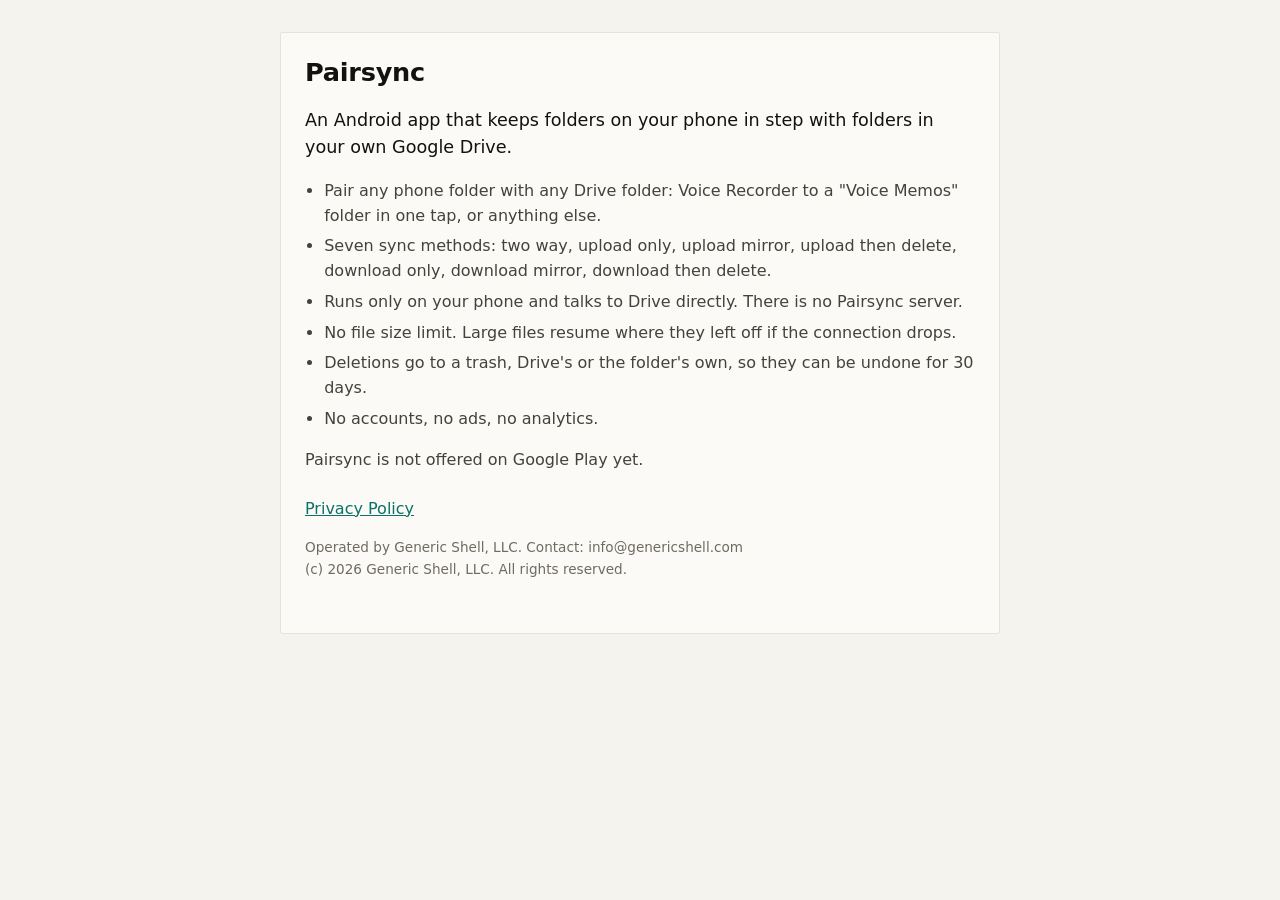
<file: index.html>
<!DOCTYPE html>
<html lang="en">
<head>
<meta charset="utf-8">
<meta name="viewport" content="width=device-width, initial-scale=1">
<title>Pairsync</title>
<link rel="stylesheet" href="style.css">
</head>
<body>
<main>
<h1>Pairsync</h1>
<p class="lede">An Android app that keeps folders on your phone in step with folders in your own Google Drive.</p>

<ul class="facts">
<li>Pair any phone folder with any Drive folder: Voice Recorder to a "Voice Memos" folder in one tap, or anything else.</li>
<li>Seven sync methods: two way, upload only, upload mirror, upload then delete, download only, download mirror, download then delete.</li>
<li>Runs only on your phone and talks to Drive directly. There is no Pairsync server.</li>
<li>No file size limit. Large files resume where they left off if the connection drops.</li>
<li>Deletions go to a trash, Drive's or the folder's own, so they can be undone for 30 days.</li>
<li>No accounts, no ads, no analytics.</li>
</ul>

<p>Pairsync is not offered on Google Play yet.</p>

<p class="links"><a href="privacy.html">Privacy Policy</a></p>

<p class="meta">Operated by Generic Shell, LLC. Contact: info@genericshell.com<br>
(c) 2026 Generic Shell, LLC. All rights reserved.</p>
</main>
</body>
</html>
</file>
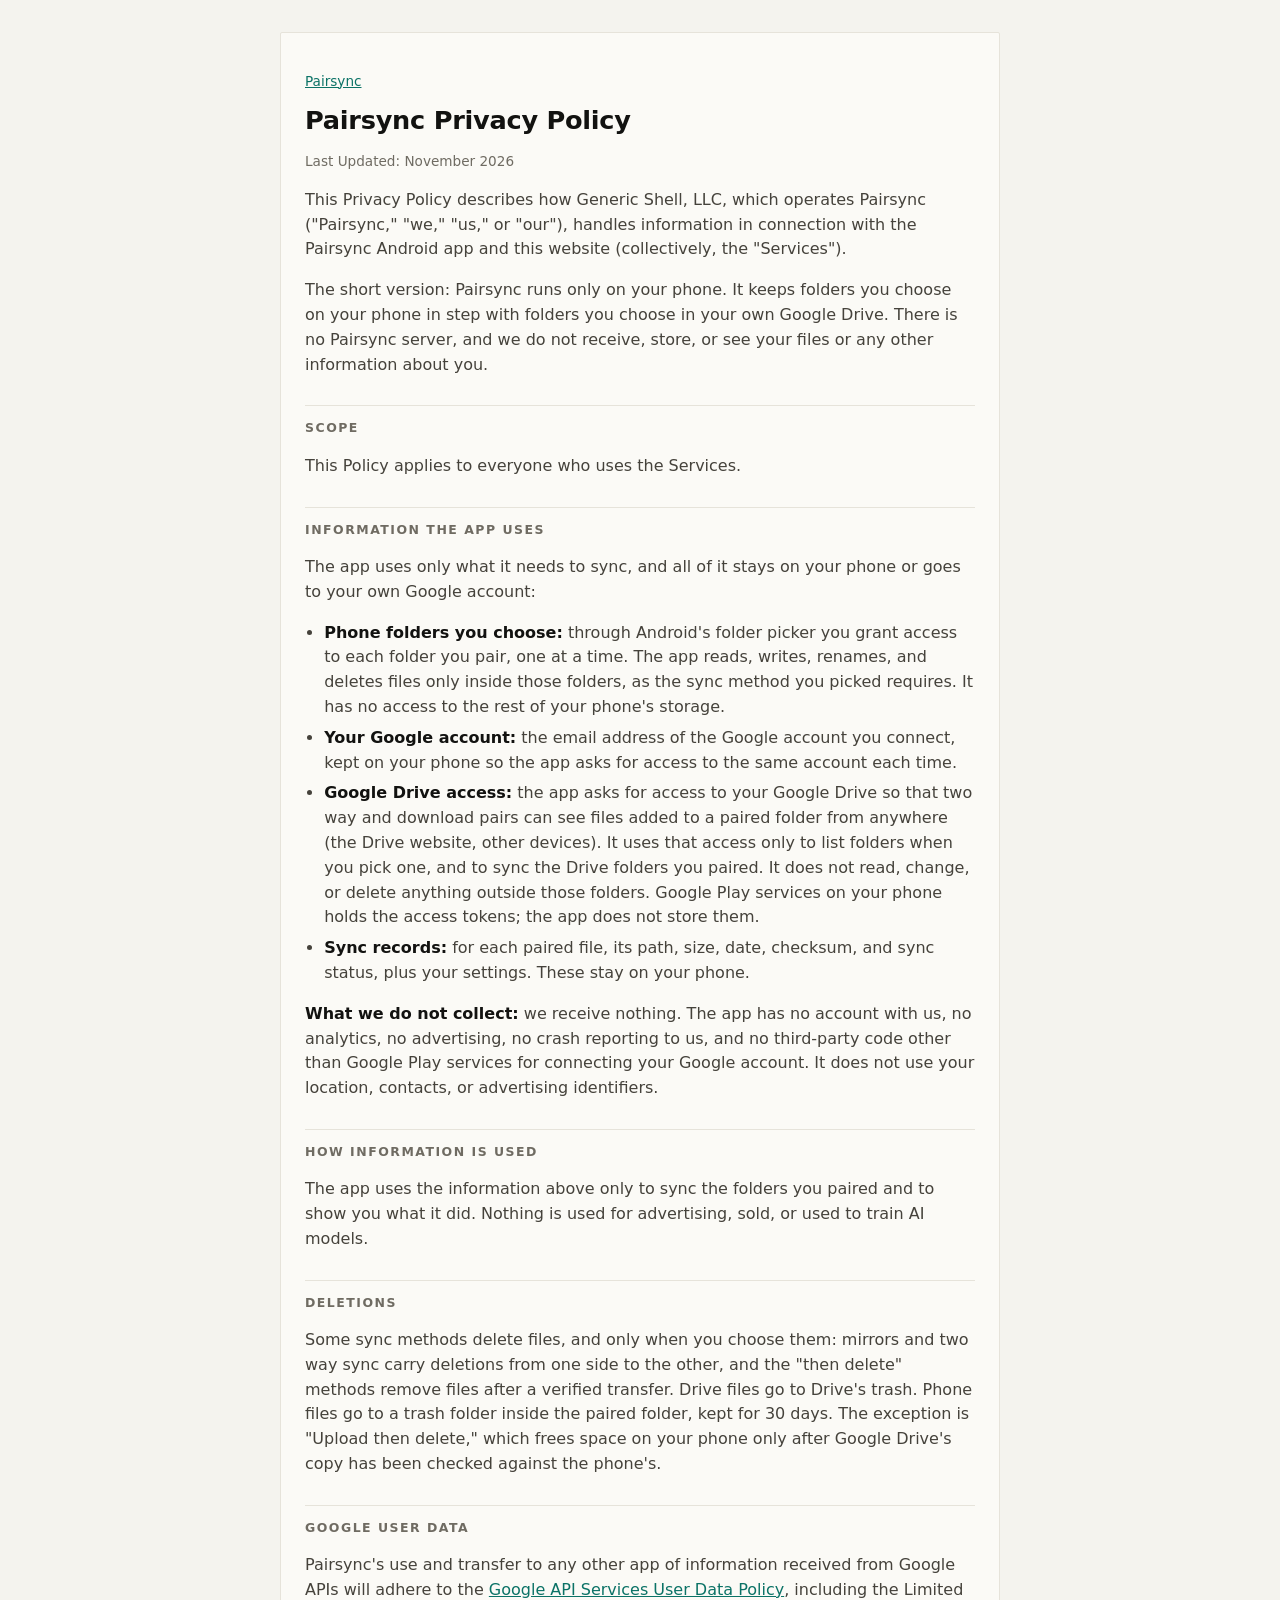
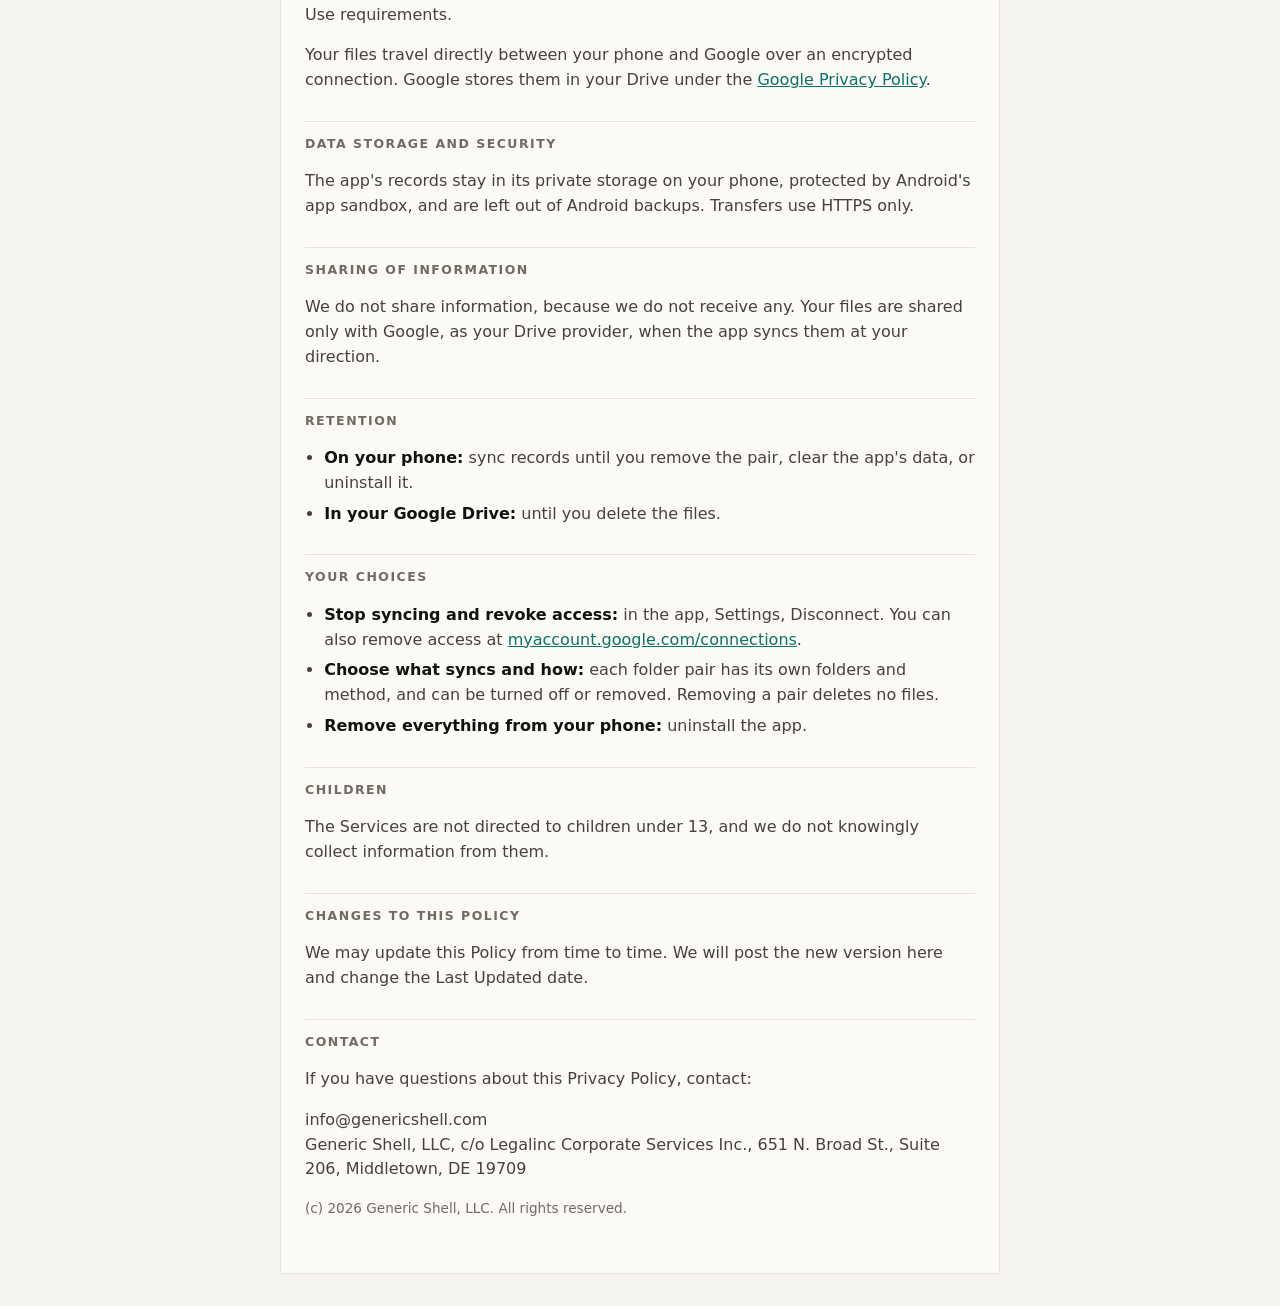
<file: privacy.html>
<!DOCTYPE html>
<html lang="en">
<head>
<meta charset="utf-8">
<meta name="viewport" content="width=device-width, initial-scale=1">
<title>Pairsync Privacy Policy</title>
<link rel="stylesheet" href="style.css">
</head>
<body>
<main>
<p class="nav"><a href="./">Pairsync</a></p>
<h1>Pairsync Privacy Policy</h1>
<p class="meta">Last Updated: November 2026</p>

<p>This Privacy Policy describes how Generic Shell, LLC, which operates Pairsync ("Pairsync," "we," "us," or "our"), handles information in connection with the Pairsync Android app and this website (collectively, the "Services").</p>

<p>The short version: Pairsync runs only on your phone. It keeps folders you choose on your phone in step with folders you choose in your own Google Drive. There is no Pairsync server, and we do not receive, store, or see your files or any other information about you.</p>

<h2>Scope</h2>
<p>This Policy applies to everyone who uses the Services.</p>

<h2>Information the App Uses</h2>
<p>The app uses only what it needs to sync, and all of it stays on your phone or goes to your own Google account:</p>
<ul>
<li><strong>Phone folders you choose:</strong> through Android's folder picker you grant access to each folder you pair, one at a time. The app reads, writes, renames, and deletes files only inside those folders, as the sync method you picked requires. It has no access to the rest of your phone's storage.</li>
<li><strong>Your Google account:</strong> the email address of the Google account you connect, kept on your phone so the app asks for access to the same account each time.</li>
<li><strong>Google Drive access:</strong> the app asks for access to your Google Drive so that two way and download pairs can see files added to a paired folder from anywhere (the Drive website, other devices). It uses that access only to list folders when you pick one, and to sync the Drive folders you paired. It does not read, change, or delete anything outside those folders. Google Play services on your phone holds the access tokens; the app does not store them.</li>
<li><strong>Sync records:</strong> for each paired file, its path, size, date, checksum, and sync status, plus your settings. These stay on your phone.</li>
</ul>
<p><strong>What we do not collect:</strong> we receive nothing. The app has no account with us, no analytics, no advertising, no crash reporting to us, and no third-party code other than Google Play services for connecting your Google account. It does not use your location, contacts, or advertising identifiers.</p>

<h2>How Information Is Used</h2>
<p>The app uses the information above only to sync the folders you paired and to show you what it did. Nothing is used for advertising, sold, or used to train AI models.</p>

<h2>Deletions</h2>
<p>Some sync methods delete files, and only when you choose them: mirrors and two way sync carry deletions from one side to the other, and the "then delete" methods remove files after a verified transfer. Drive files go to Drive's trash. Phone files go to a trash folder inside the paired folder, kept for 30 days. The exception is "Upload then delete," which frees space on your phone only after Google Drive's copy has been checked against the phone's.</p>

<h2>Google User Data</h2>
<p>Pairsync's use and transfer to any other app of information received from Google APIs will adhere to the <a href="https://developers.google.com/terms/api-services-user-data-policy">Google API Services User Data Policy</a>, including the Limited Use requirements.</p>
<p>Your files travel directly between your phone and Google over an encrypted connection. Google stores them in your Drive under the <a href="https://policies.google.com/privacy">Google Privacy Policy</a>.</p>

<h2>Data Storage and Security</h2>
<p>The app's records stay in its private storage on your phone, protected by Android's app sandbox, and are left out of Android backups. Transfers use HTTPS only.</p>

<h2>Sharing of Information</h2>
<p>We do not share information, because we do not receive any. Your files are shared only with Google, as your Drive provider, when the app syncs them at your direction.</p>

<h2>Retention</h2>
<ul>
<li><strong>On your phone:</strong> sync records until you remove the pair, clear the app's data, or uninstall it.</li>
<li><strong>In your Google Drive:</strong> until you delete the files.</li>
</ul>

<h2>Your Choices</h2>
<ul>
<li><strong>Stop syncing and revoke access:</strong> in the app, Settings, Disconnect. You can also remove access at <a href="https://myaccount.google.com/connections">myaccount.google.com/connections</a>.</li>
<li><strong>Choose what syncs and how:</strong> each folder pair has its own folders and method, and can be turned off or removed. Removing a pair deletes no files.</li>
<li><strong>Remove everything from your phone:</strong> uninstall the app.</li>
</ul>

<h2>Children</h2>
<p>The Services are not directed to children under 13, and we do not knowingly collect information from them.</p>

<h2>Changes to This Policy</h2>
<p>We may update this Policy from time to time. We will post the new version here and change the Last Updated date.</p>

<h2>Contact</h2>
<p>If you have questions about this Privacy Policy, contact:</p>
<p>info@genericshell.com<br>
Generic Shell, LLC, c/o Legalinc Corporate Services Inc., 651 N. Broad St., Suite 206, Middletown, DE 19709</p>

<p class="meta">(c) 2026 Generic Shell, LLC. All rights reserved.</p>
</main>
</body>
</html>
</file>
<file: style.css>
/* Terminal Neon, the app's design system: flat planes, hairline borders, accent only on links. */
:root {
  --plane: #f4f3ee; --surface: #fbfaf6; --grid: #e6e3da;
  --muted: #6f6b62; --ink2: #45423b; --ink: #121210; --accent: #0b7266;
}
@media (prefers-color-scheme: dark) {
  :root {
    --plane: #0b0b0a; --surface: #131311; --grid: #23231f;
    --muted: #918c84; --ink2: #cbc6bc; --ink: #f4f2ec; --accent: #2fe3c8;
  }
}
* { box-sizing: border-box; }
html { background: var(--plane); color: var(--ink); }
body {
  margin: 0;
  font: 16px/1.55 system-ui, -apple-system, "Segoe UI", Roboto, Helvetica, Arial, sans-serif;
  font-variant-numeric: tabular-nums;
}
main {
  max-width: 720px; margin: 32px auto; padding: 24px 24px 40px;
  background: var(--surface); border: 1px solid var(--grid); border-radius: 2px;
}
h1 { font-size: 1.6rem; line-height: 1.25; margin: 0 0 8px; letter-spacing: -0.01em; }
h2 {
  font-size: 0.78rem; letter-spacing: 0.12em; text-transform: uppercase; color: var(--muted);
  margin: 28px 0 8px; padding-top: 12px; border-top: 1px solid var(--grid);
}
p, li { color: var(--ink2); max-width: 68ch; }
ul { padding-left: 1.2em; }
li { margin: 6px 0; }
strong { color: var(--ink); }
a { color: var(--accent); }
.lede { font-size: 1.1rem; color: var(--ink); }
.meta, .nav { font-size: 0.85rem; color: var(--muted); }
.links { margin-top: 24px; }
</file>
